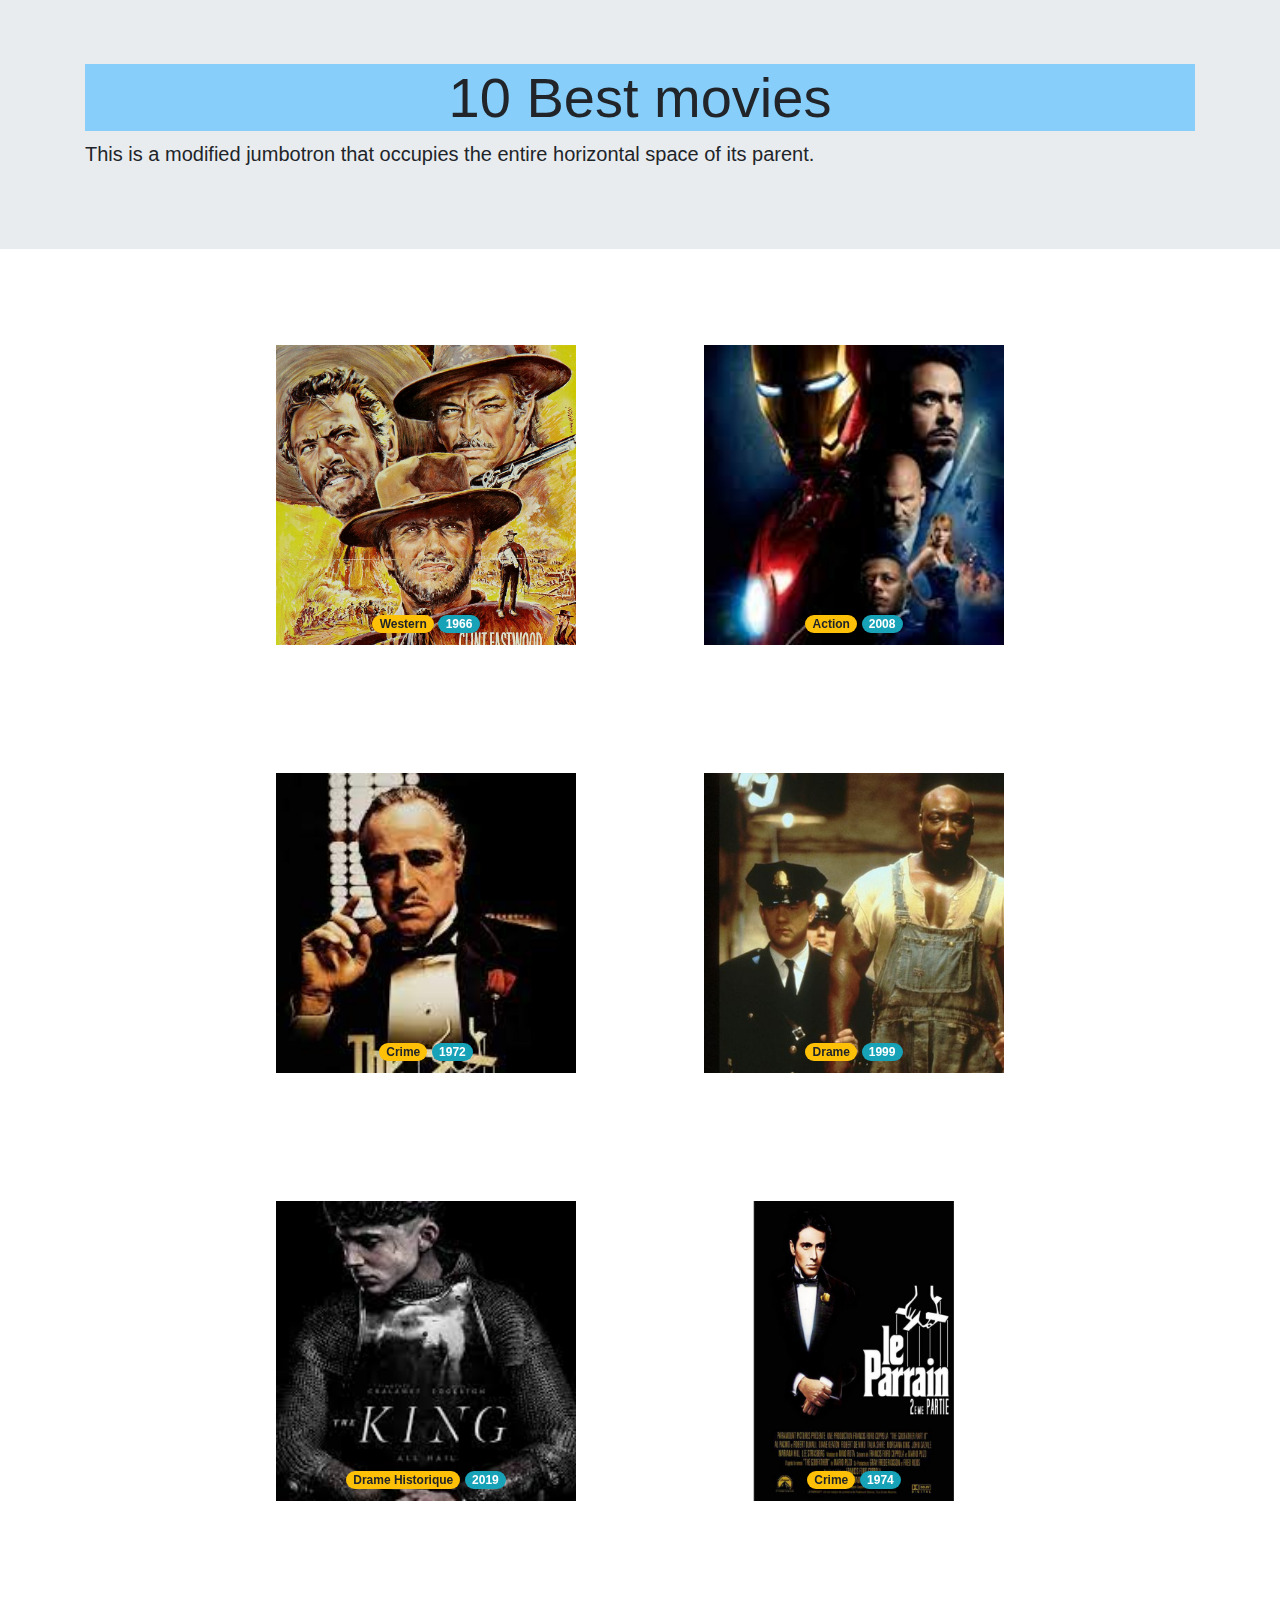
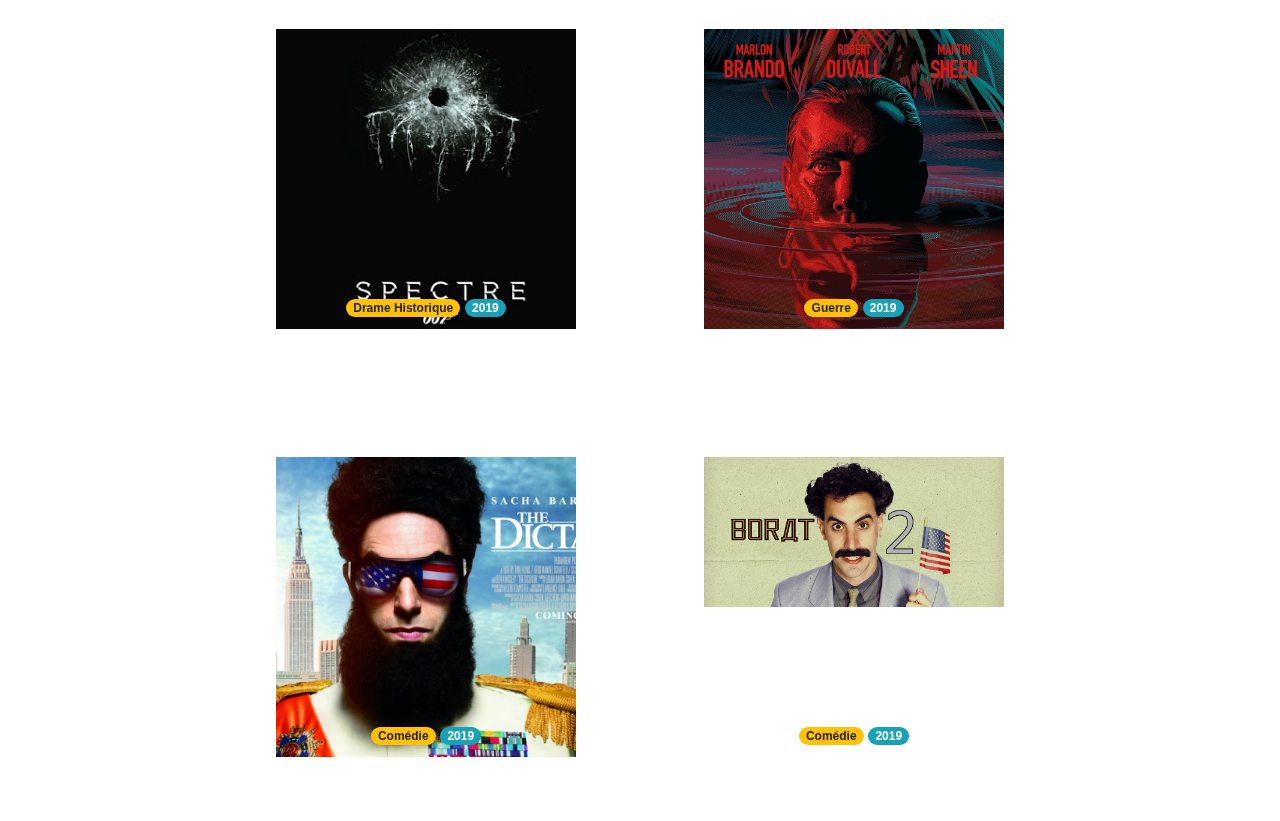
<file: index.html>
<!DOCTYPE html>
<html lang="en">

<head>
    <meta charset="UTF-8">
    <meta name="viewport" content="width=device-width, initial-scale=1.0">
    <link rel="stylesheet" href="https://maxcdn.bootstrapcdn.com/bootstrap/4.0.0/css/bootstrap.min.css"
        integrity="sha384-Gn5384xqQ1aoWXA+058RXPxPg6fy4IWvTNh0E263XmFcJlSAwiGgFAW/dAiS6JXm" crossorigin="anonymous">
    <link rel="stylesheet" href="realStyle.css">
    <title>Document</title>
</head>

<body>
    <header>
        <div class="jumbotron jumbotron-fluid">
            <div class="container">
                <h1 class="display-4">10 Best movies</h1>
                <p class="lead">This is a modified jumbotron that occupies the entire horizontal space of its parent.
                </p>
            </div>
        </div>
    </header>
    <div class="Flex1">
        <div class="flip-card">
            <div class="flip-card-inner">
                <div class="flip-card-front">
                    <div class="bg-image1">
                        <span class="badge badge-pill badge-warning">Western</span>
                        <span class="badge badge-pill badge-info">1966</span>
                    </div>
                </div>
                <div class="flip-card-back">
                    <h1>Le bon, la brute et le truand</h1>
                    <p>Sergio Leone</p>
                    <p>The Good is Blondie, the Bad is Angel Eyes, and the Ugly is Tuco. Against the backdrop of the
                        Civil War, they search for a fortune in gold buried in a graveyard.</p>
                    <iframe src="https://www.youtube.com/embed/WA1hCZFOPqs" frameborder="0"
                        allow="accelerometer; autoplay; clipboard-write; encrypted-media; gyroscope; picture-in-picture"
                        allowfullscreen></iframe>
                </div>
            </div>
        </div>
        <div class="flip-card">
            <div class="flip-card-inner">
                <div class="flip-card-front">
                    <div class="bg-image2">
                        <span class="badge badge-pill badge-warning">Action</span>
                        <span class="badge badge-pill badge-info">2008</span>
                    </div>
                </div>
                <div class="flip-card-back">
                    <h1>Iron Man</h1>
                    <p>Jon Favreu</p>
                    <p>Tony Stark, inventeur de génie, vendeur d'armes et playboy milliardaire, est kidnappé en
                        Aghanistan. Forcé par ses ravisseurs à fabriquer une arme redoutable, il construit en secret une
                        armure high-tech révolutionnaire qu'il utilise pour s'échapper.</p>
                    <iframe src="https://www.youtube.com/embed/WA1hCZFOPqs" frameborder="0"
                        allow="accelerometer; autoplay; clipboard-write; encrypted-media; gyroscope; picture-in-picture"
                        allowfullscreen></iframe>
                </div>
            </div>
        </div>
        <div class="flip-card">
            <div class="flip-card-inner">
                <div class="flip-card-front">
                    <div class="bg-image3">
                        <span class="badge badge-pill badge-warning">Crime</span>
                        <span class="badge badge-pill badge-info">1972</span>
                    </div>
                </div>
                <div class="flip-card-back">
                    <h1>The Godfather</h1>
                    <p>Francis Ford Coppola</p>
                    <p>En 1945, à New York, les Corleone sont une des 5 familles de la mafia. Don Vito
                        Corleone,`parrain' de cette famille, marie sa fille à un bookmaker. Sollozzo, `parrain' de la
                        famille Tattaglia, propose à Don Vito une association dans le trafic de drogue, mais celui-ci
                        refuse.</p>
                    <iframe src="https://www.youtube.com/embed/sY1S34973zA" frameborder="0"
                        allow="accelerometer; autoplay; clipboard-write; encrypted-media; gyroscope; picture-in-picture"
                        allowfullscreen></iframe>
                </div>
            </div>
        </div>
        <div class="flip-card">
            <div class="flip-card-inner">
                <div class="flip-card-front">
                    <div class="bg-image4">
                        <span class="badge badge-pill badge-warning">Drame</span>
                        <span class="badge badge-pill badge-info">1999</span>
                    </div>
                </div>
                <div class="flip-card-back">
                    <h1>The Green Line</h1>
                    <p>Frank Darabont</p>
                    <p>Paul Edgecomb, gardien-chef du pénitencier de Cold Mountain, en 1935, en Louisiane, il était
                        chargé de veiller au bon déroulement des exécutions capitales au bloc E (la ligne verte).</p>
                    <iframe src="https://www.youtube.com/embed/mccs8Ql8m8o" frameborder="0"
                        allow="accelerometer; autoplay; clipboard-write; encrypted-media; gyroscope; picture-in-picture"
                        allowfullscreen></iframe>
                </div>
            </div>
        </div>
        <div class="flip-card">
            <div class="flip-card-inner">
                <div class="flip-card-front">
                    <div class="bg-image5">
                        <span class="badge badge-pill badge-warning">Drame Historique</span>
                        <span class="badge badge-pill badge-info">2019</span>
                    </div>
                </div>
                <div class="flip-card-back">
                    <h1>The King</h1>
                    <p>David Michod</p>
                    <p>Hal est un jeune prince rebelle, qui décide de quitter le royaume afin de vivre auprès du peuple.
                        Il est couronné roi à son tour et le jeune Henri V doit désormais affronter le chaos laissé par
                        son père derrière lui.</p>
                    <iframe src="https://www.youtube.com/embed/svVykTznk9Q" frameborder="0"
                        allow="accelerometer; autoplay; clipboard-write; encrypted-media; gyroscope; picture-in-picture"
                        allowfullscreen></iframe>
                </div>
            </div>
        </div>
        <div class="flip-card">
            <div class="flip-card-inner">
                <div class="flip-card-front">
                    <div class="bg-image6">
                        <span class="badge badge-pill badge-warning">Crime</span>
                        <span class="badge badge-pill badge-info">1974</span>
                    </div>
                </div>
                <div class="flip-card-back">
                    <h1>The Godfather 2</h1>
                    <p>Francis Ford Coppola</p>
                    <p>Depuis la mort de Don Vito Corleone, son fils Michael règne sur la famille. Amené à négocier avec
                        la mafia juive, il perd alors le soutien d'un de ses lieutenants, Frankie Pentageli.</p>
                    <iframe width="560" height="315" src="https://www.youtube.com/embed/9O1Iy9od7-A" frameborder="0"
                        allow="accelerometer; autoplay; clipboard-write; encrypted-media; gyroscope; picture-in-picture"
                        allowfullscreen></iframe>
                </div>
            </div>
        </div>
        <div class="flip-card">
            <div class="flip-card-inner">
                <div class="flip-card-front">
                    <div class="bg-image7">
                        <span class="badge badge-pill badge-warning">Drame Historique</span>
                        <span class="badge badge-pill badge-info">2019</span>
                    </div>
                </div>
                <div class="flip-card-back">
                    <h1>Spectre</h1>
                    <p>Sam Mendes</p>
                    <p>James Bond se retrouve dans une mission très personnelle à Mexico puis à Rome. Pendant ce temps,
                        à Londres, Max Denbigh, le nouveau directeur du Centre pour la Sécurité Nationale, remet en
                        cause l'existence même du MI6, dirigé par M.</p>
                    <iframe src="https://www.youtube.com/embed/MqTZqbisiiw" frameborder="0"
                        allow="accelerometer; autoplay; clipboard-write; encrypted-media; gyroscope; picture-in-picture"
                        allowfullscreen></iframe>
                </div>
            </div>
        </div>
        <div class="flip-card">
            <div class="flip-card-inner">
                <div class="flip-card-front">
                    <div class="bg-image8">
                        <span class="badge badge-pill badge-warning">Guerre</span>
                        <span class="badge badge-pill badge-info">2019</span>
                    </div>
                </div>
                <div class="flip-card-back">
                    <h1>Apocalypse Now</h1>
                    <p>Francis Ford Coppola</p>
                    <p>Pendant la guerre du Vietnam, un agent de l'armée américaine s'aventure au Cambodge à la
                        recherche d'un tyran dangereux, le colonel Kurtz, autrefois un soldat modèle qui s'est converti
                        plus tard à la cause de l'ennemi.</p>
                    <iframe src="https://www.youtube.com/embed/FTjG-Aux_yQ" frameborder="0"
                        allow="accelerometer; autoplay; clipboard-write; encrypted-media; gyroscope; picture-in-picture"
                        allowfullscreen></iframe>
                </div>
            </div>
        </div>
        <div class="flip-card">
            <div class="flip-card-inner">
                <div class="flip-card-front">
                    <div class="bg-image9">
                        <span class="badge badge-pill badge-warning">Comédie</span>
                        <span class="badge badge-pill badge-info">2019</span>
                    </div>
                </div>
                <div class="flip-card-back">
                    <h1>The Dictator</h1>
                    <p>Francis Ford Coppola</p>
                    <p>Pendant la guerre du Vietnam, un agent de l'armée américaine s'aventure au Cambodge à la
                        recherche d'un tyran dangereux, le colonel Kurtz, autrefois un soldat modèle qui s'est converti
                        plus tard à la cause de l'ennemi.</p>
                    <iframe src="https://www.youtube.com/embed/FTjG-Aux_yQ" frameborder="0"
                        allow="accelerometer; autoplay; clipboard-write; encrypted-media; gyroscope; picture-in-picture"
                        allowfullscreen></iframe>
                </div>
            </div>
        </div>
        <div class="flip-card">
            <div class="flip-card-inner">
                <div class="flip-card-front">
                    <div class="bg-image10">
                        <span class="badge badge-pill badge-warning">Comédie</span>
                        <span class="badge badge-pill badge-info">2019</span>
                    </div>
                </div>
                <div class="flip-card-back">
                    <h1>Borat, nouvelle mission filmée</h1>
                    <p>Jason Woliner</p>
                    <p> Borat is given chance now that America is "great again" under the rule of Premier McDonald
                        Trump. The leaders of Kazakhstan have given Borat a chance to redeem himself.</p>
                    <iframe src="https://www.youtube.com/embed/FTjG-Aux_yQ" frameborder="0"
                        allow="accelerometer; autoplay; clipboard-write; encrypted-media; gyroscope; picture-in-picture"
                        allowfullscreen></iframe>
                </div>
            </div>
        </div>

    </div>
</body>

</html>
</file>
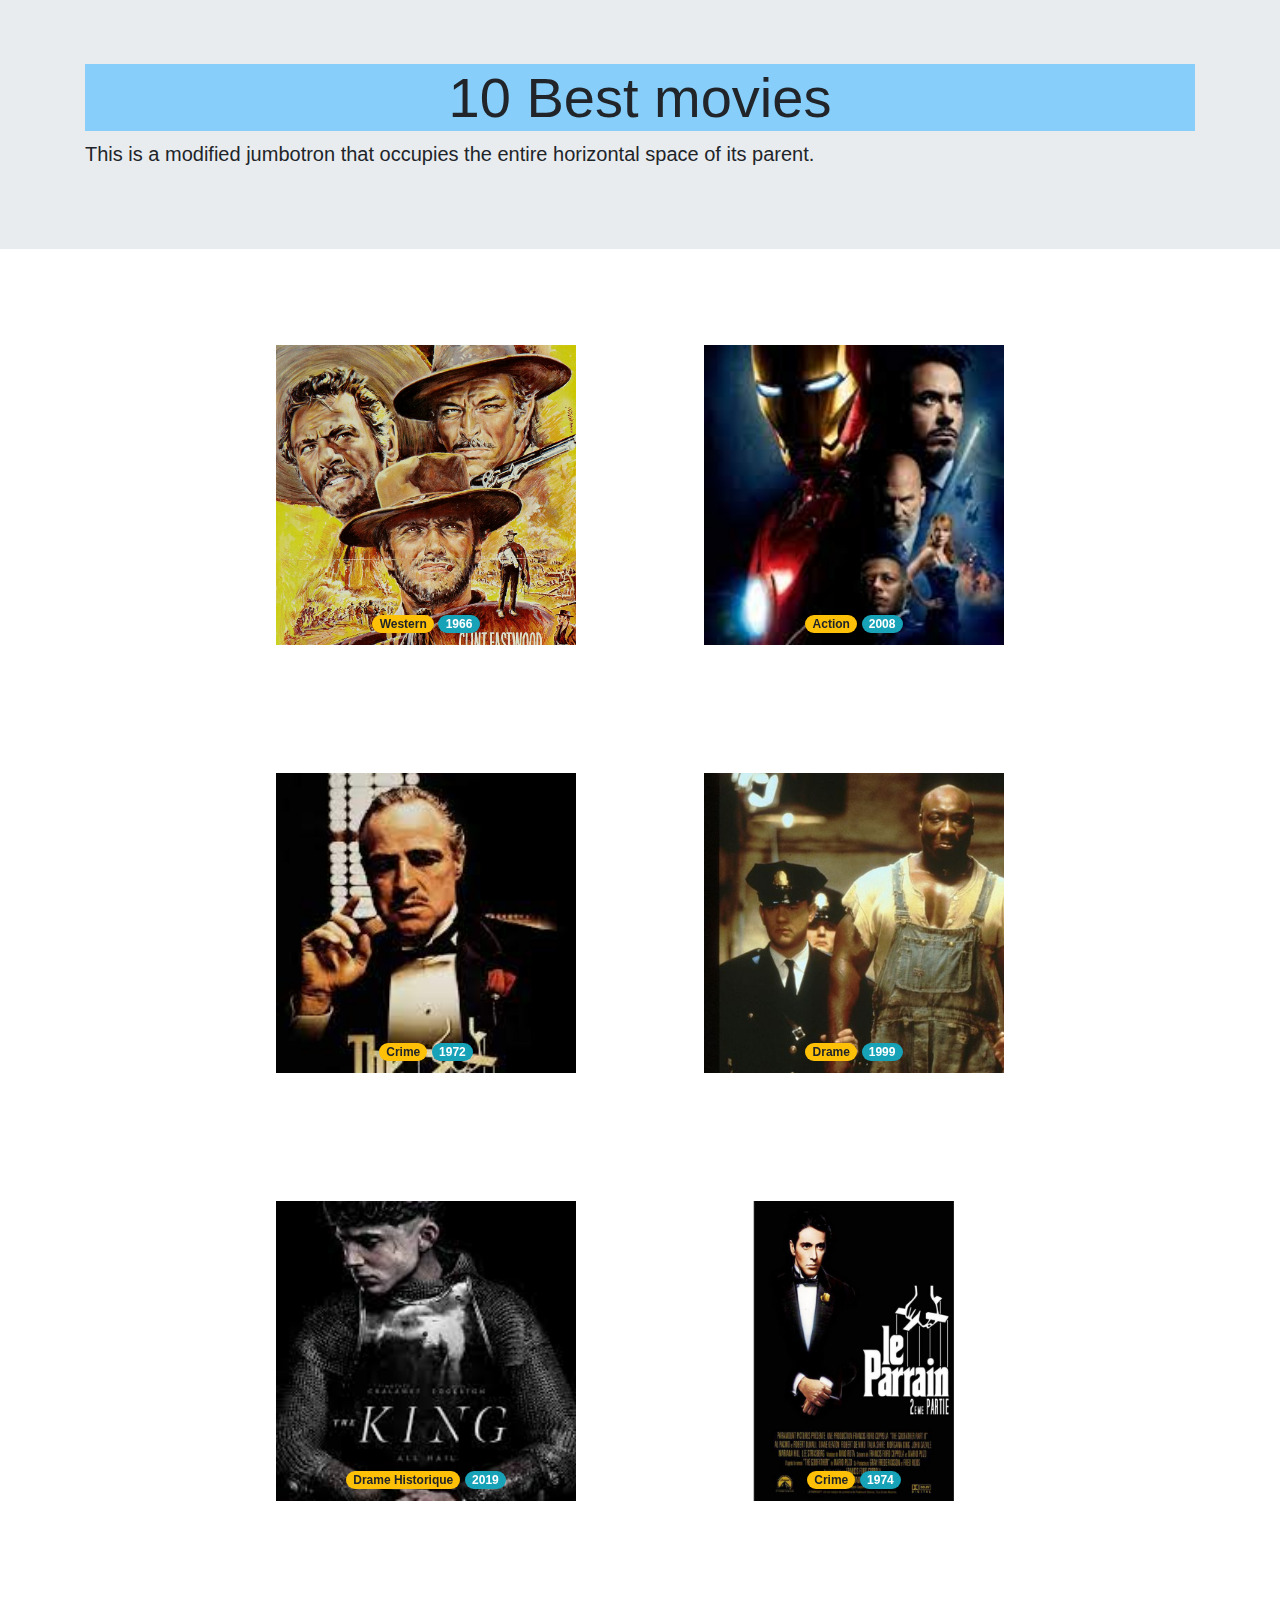
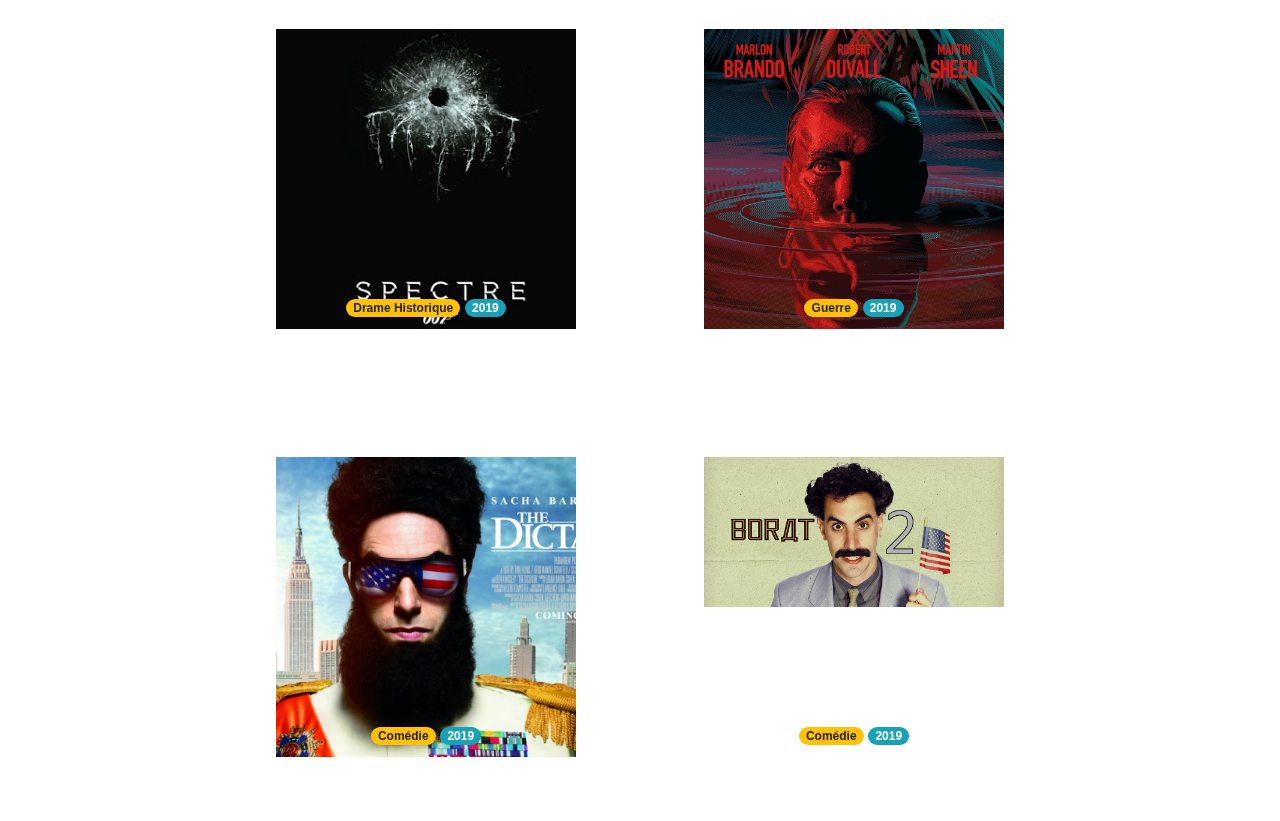
<file: tenMovies.html>
<!DOCTYPE html>
<html lang="en">

<head>
    <meta charset="UTF-8">
    <meta name="viewport" content="width=device-width, initial-scale=1.0">
    <link rel="stylesheet" href="https://maxcdn.bootstrapcdn.com/bootstrap/4.0.0/css/bootstrap.min.css"
        integrity="sha384-Gn5384xqQ1aoWXA+058RXPxPg6fy4IWvTNh0E263XmFcJlSAwiGgFAW/dAiS6JXm" crossorigin="anonymous">
    <link rel="stylesheet" href="realStyle.css">
    <title>Document</title>
</head>

<body>
    <header>
        <div class="jumbotron jumbotron-fluid">
            <div class="container">
                <h1 class="display-4">10 Best movies</h1>
                <p class="lead">This is a modified jumbotron that occupies the entire horizontal space of its parent.
                </p>
            </div>
        </div>
    </header>
    <div class="Flex1">
        <div class="flip-card">
            <div class="flip-card-inner">
                <div class="flip-card-front">
                    <div class="bg-image1">
                        <span class="badge badge-pill badge-warning">Western</span>
                        <span class="badge badge-pill badge-info">1966</span>
                    </div>
                </div>
                <div class="flip-card-back">
                    <h1>Le bon, la brute et le truand</h1>
                    <p>Sergio Leone</p>
                    <p>The Good is Blondie, the Bad is Angel Eyes, and the Ugly is Tuco. Against the backdrop of the
                        Civil War, they search for a fortune in gold buried in a graveyard.</p>
                    <iframe src="https://www.youtube.com/embed/WA1hCZFOPqs" frameborder="0"
                        allow="accelerometer; autoplay; clipboard-write; encrypted-media; gyroscope; picture-in-picture"
                        allowfullscreen></iframe>
                </div>
            </div>
        </div>
        <div class="flip-card">
            <div class="flip-card-inner">
                <div class="flip-card-front">
                    <div class="bg-image2">
                        <span class="badge badge-pill badge-warning">Action</span>
                        <span class="badge badge-pill badge-info">2008</span>
                    </div>
                </div>
                <div class="flip-card-back">
                    <h1>Iron Man</h1>
                    <p>Jon Favreu</p>
                    <p>Tony Stark, inventeur de génie, vendeur d'armes et playboy milliardaire, est kidnappé en
                        Aghanistan. Forcé par ses ravisseurs à fabriquer une arme redoutable, il construit en secret une
                        armure high-tech révolutionnaire qu'il utilise pour s'échapper.</p>
                    <iframe src="https://www.youtube.com/embed/WA1hCZFOPqs" frameborder="0"
                        allow="accelerometer; autoplay; clipboard-write; encrypted-media; gyroscope; picture-in-picture"
                        allowfullscreen></iframe>
                </div>
            </div>
        </div>
        <div class="flip-card">
            <div class="flip-card-inner">
                <div class="flip-card-front">
                    <div class="bg-image3">
                        <span class="badge badge-pill badge-warning">Crime</span>
                        <span class="badge badge-pill badge-info">1972</span>
                    </div>
                </div>
                <div class="flip-card-back">
                    <h1>The Godfather</h1>
                    <p>Francis Ford Coppola</p>
                    <p>En 1945, à New York, les Corleone sont une des 5 familles de la mafia. Don Vito
                        Corleone,`parrain' de cette famille, marie sa fille à un bookmaker. Sollozzo, `parrain' de la
                        famille Tattaglia, propose à Don Vito une association dans le trafic de drogue, mais celui-ci
                        refuse.</p>
                    <iframe src="https://www.youtube.com/embed/sY1S34973zA" frameborder="0"
                        allow="accelerometer; autoplay; clipboard-write; encrypted-media; gyroscope; picture-in-picture"
                        allowfullscreen></iframe>
                </div>
            </div>
        </div>
        <div class="flip-card">
            <div class="flip-card-inner">
                <div class="flip-card-front">
                    <div class="bg-image4">
                        <span class="badge badge-pill badge-warning">Drame</span>
                        <span class="badge badge-pill badge-info">1999</span>
                    </div>
                </div>
                <div class="flip-card-back">
                    <h1>The Green Line</h1>
                    <p>Frank Darabont</p>
                    <p>Paul Edgecomb, gardien-chef du pénitencier de Cold Mountain, en 1935, en Louisiane, il était
                        chargé de veiller au bon déroulement des exécutions capitales au bloc E (la ligne verte).</p>
                    <iframe src="https://www.youtube.com/embed/mccs8Ql8m8o" frameborder="0"
                        allow="accelerometer; autoplay; clipboard-write; encrypted-media; gyroscope; picture-in-picture"
                        allowfullscreen></iframe>
                </div>
            </div>
        </div>
        <div class="flip-card">
            <div class="flip-card-inner">
                <div class="flip-card-front">
                    <div class="bg-image5">
                        <span class="badge badge-pill badge-warning">Drame Historique</span>
                        <span class="badge badge-pill badge-info">2019</span>
                    </div>
                </div>
                <div class="flip-card-back">
                    <h1>The King</h1>
                    <p>David Michod</p>
                    <p>Hal est un jeune prince rebelle, qui décide de quitter le royaume afin de vivre auprès du peuple.
                        Il est couronné roi à son tour et le jeune Henri V doit désormais affronter le chaos laissé par
                        son père derrière lui.</p>
                    <iframe src="https://www.youtube.com/embed/svVykTznk9Q" frameborder="0"
                        allow="accelerometer; autoplay; clipboard-write; encrypted-media; gyroscope; picture-in-picture"
                        allowfullscreen></iframe>
                </div>
            </div>
        </div>
        <div class="flip-card">
            <div class="flip-card-inner">
                <div class="flip-card-front">
                    <div class="bg-image6">
                        <span class="badge badge-pill badge-warning">Crime</span>
                        <span class="badge badge-pill badge-info">1974</span>
                    </div>
                </div>
                <div class="flip-card-back">
                    <h1>The Godfather 2</h1>
                    <p>Francis Ford Coppola</p>
                    <p>Depuis la mort de Don Vito Corleone, son fils Michael règne sur la famille. Amené à négocier avec
                        la mafia juive, il perd alors le soutien d'un de ses lieutenants, Frankie Pentageli.</p>
                    <iframe width="560" height="315" src="https://www.youtube.com/embed/9O1Iy9od7-A" frameborder="0"
                        allow="accelerometer; autoplay; clipboard-write; encrypted-media; gyroscope; picture-in-picture"
                        allowfullscreen></iframe>
                </div>
            </div>
        </div>
        <div class="flip-card">
            <div class="flip-card-inner">
                <div class="flip-card-front">
                    <div class="bg-image7">
                        <span class="badge badge-pill badge-warning">Drame Historique</span>
                        <span class="badge badge-pill badge-info">2019</span>
                    </div>
                </div>
                <div class="flip-card-back">
                    <h1>Spectre</h1>
                    <p>Sam Mendes</p>
                    <p>James Bond se retrouve dans une mission très personnelle à Mexico puis à Rome. Pendant ce temps,
                        à Londres, Max Denbigh, le nouveau directeur du Centre pour la Sécurité Nationale, remet en
                        cause l'existence même du MI6, dirigé par M.</p>
                    <iframe src="https://www.youtube.com/embed/MqTZqbisiiw" frameborder="0"
                        allow="accelerometer; autoplay; clipboard-write; encrypted-media; gyroscope; picture-in-picture"
                        allowfullscreen></iframe>
                </div>
            </div>
        </div>
        <div class="flip-card">
            <div class="flip-card-inner">
                <div class="flip-card-front">
                    <div class="bg-image8">
                        <span class="badge badge-pill badge-warning">Guerre</span>
                        <span class="badge badge-pill badge-info">2019</span>
                    </div>
                </div>
                <div class="flip-card-back">
                    <h1>Apocalypse Now</h1>
                    <p>Francis Ford Coppola</p>
                    <p>Pendant la guerre du Vietnam, un agent de l'armée américaine s'aventure au Cambodge à la
                        recherche d'un tyran dangereux, le colonel Kurtz, autrefois un soldat modèle qui s'est converti
                        plus tard à la cause de l'ennemi.</p>
                    <iframe src="https://www.youtube.com/embed/FTjG-Aux_yQ" frameborder="0"
                        allow="accelerometer; autoplay; clipboard-write; encrypted-media; gyroscope; picture-in-picture"
                        allowfullscreen></iframe>
                </div>
            </div>
        </div>
        <div class="flip-card">
            <div class="flip-card-inner">
                <div class="flip-card-front">
                    <div class="bg-image9">
                        <span class="badge badge-pill badge-warning">Comédie</span>
                        <span class="badge badge-pill badge-info">2019</span>
                    </div>
                </div>
                <div class="flip-card-back">
                    <h1>The Dictator</h1>
                    <p>Francis Ford Coppola</p>
                    <p>Pendant la guerre du Vietnam, un agent de l'armée américaine s'aventure au Cambodge à la
                        recherche d'un tyran dangereux, le colonel Kurtz, autrefois un soldat modèle qui s'est converti
                        plus tard à la cause de l'ennemi.</p>
                    <iframe src="https://www.youtube.com/embed/FTjG-Aux_yQ" frameborder="0"
                        allow="accelerometer; autoplay; clipboard-write; encrypted-media; gyroscope; picture-in-picture"
                        allowfullscreen></iframe>
                </div>
            </div>
        </div>
        <div class="flip-card">
            <div class="flip-card-inner">
                <div class="flip-card-front">
                    <div class="bg-image10">
                        <span class="badge badge-pill badge-warning">Comédie</span>
                        <span class="badge badge-pill badge-info">2019</span>
                    </div>
                </div>
                <div class="flip-card-back">
                    <h1>Borat, nouvelle mission filmée</h1>
                    <p>Jason Woliner</p>
                    <p> Borat is given chance now that America is "great again" under the rule of Premier McDonald
                        Trump. The leaders of Kazakhstan have given Borat a chance to redeem himself.</p>
                    <iframe src="https://www.youtube.com/embed/FTjG-Aux_yQ" frameborder="0"
                        allow="accelerometer; autoplay; clipboard-write; encrypted-media; gyroscope; picture-in-picture"
                        allowfullscreen></iframe>
                </div>
            </div>
        </div>

    </div>
</body>

</html>
</file>
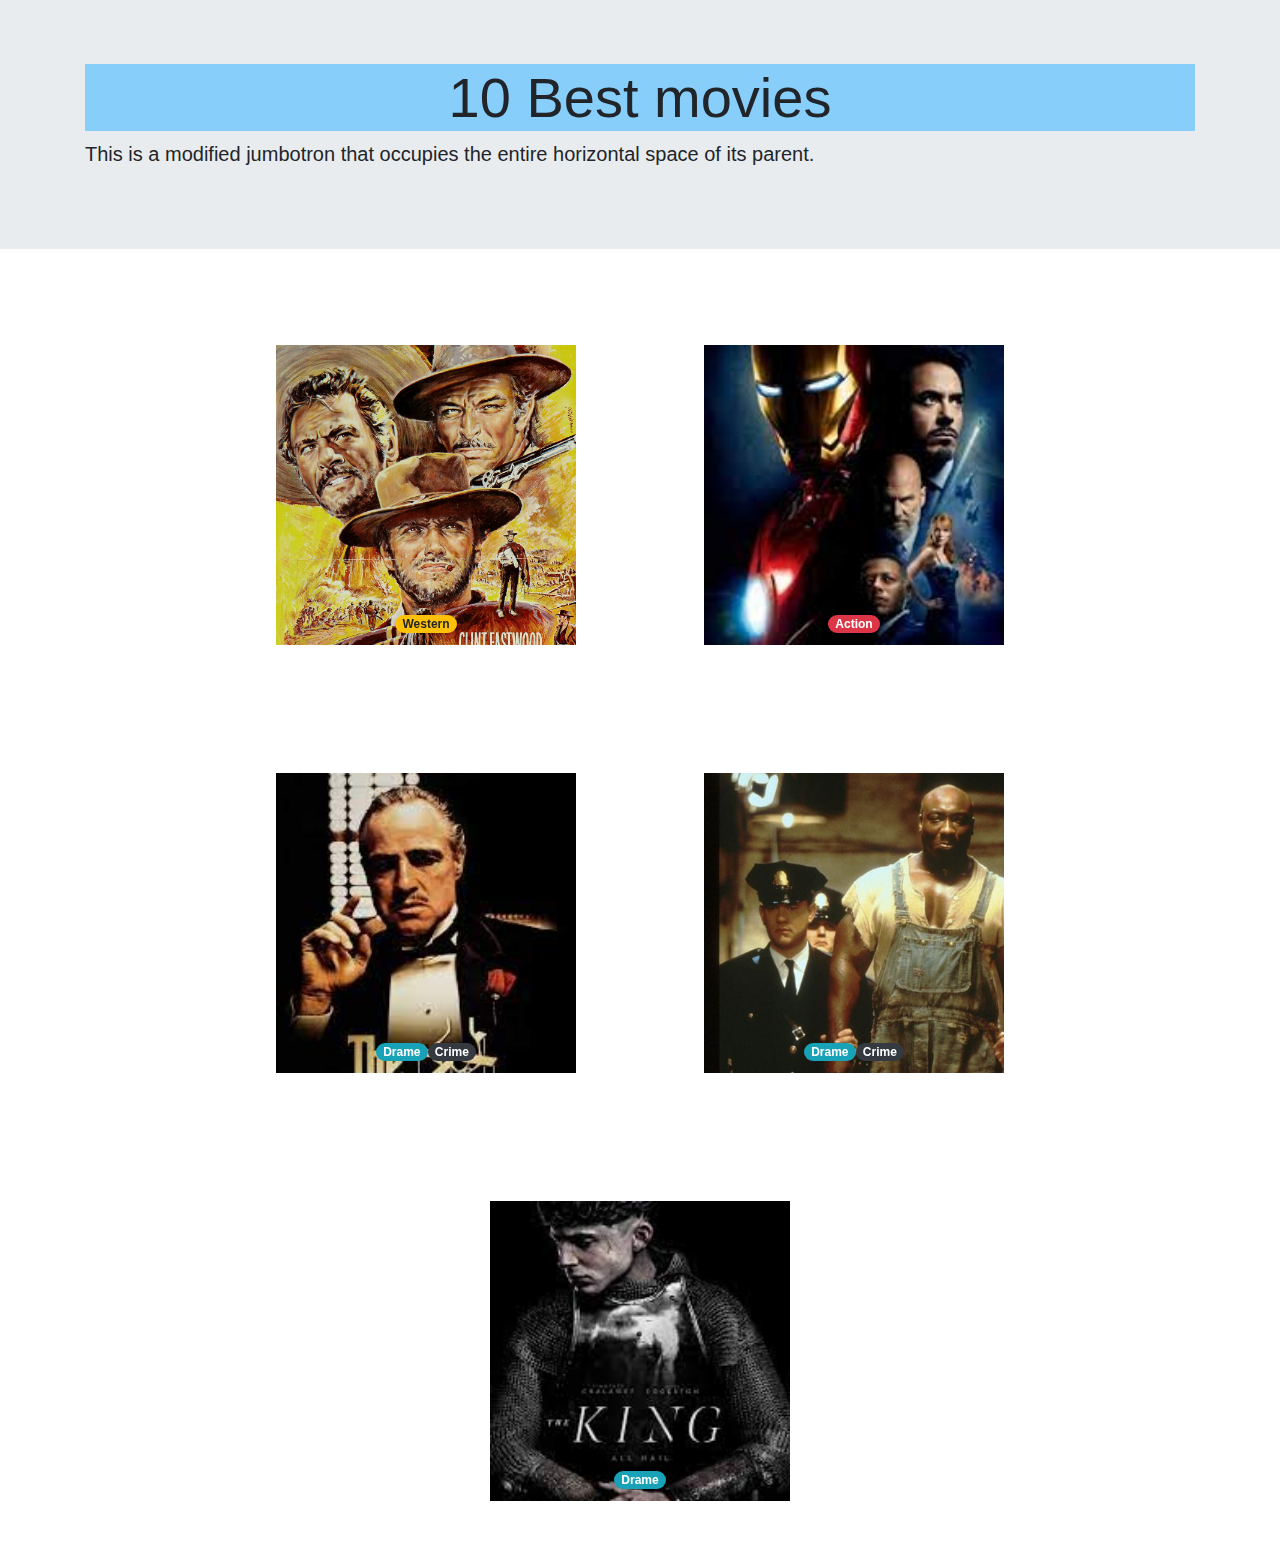
<file: Movies/tenMovies.html>
<!DOCTYPE html>
<html lang="en">

<head>
    <meta charset="UTF-8">
    <meta name="viewport" content="width=device-width, initial-scale=1.0">
    <link rel="stylesheet" href="https://maxcdn.bootstrapcdn.com/bootstrap/4.0.0/css/bootstrap.min.css"
        integrity="sha384-Gn5384xqQ1aoWXA+058RXPxPg6fy4IWvTNh0E263XmFcJlSAwiGgFAW/dAiS6JXm" crossorigin="anonymous">
    <link rel="stylesheet" href="realStyle.css">
    <title>Document</title>
</head>

<body>
    <header>
        <div class="jumbotron jumbotron-fluid">
            <div class="container">
                <h1 class="display-4">10 Best movies</h1>
                <p class="lead">This is a modified jumbotron that occupies the entire horizontal space of its parent.
                </p>
            </div>
        </div>
    </header>
    <div class="Flex1">
        <div class="flip-card">
            <div class="flip-card-inner">
                <div class="flip-card-front">
                    <div class="bg-image1">
                        <span class="badge badge-pill badge-warning">Western</span>
                        <span class="badge badge-pill badge-info">1966</span>
                    </div>
                </div>
                <div class="flip-card-back">
                    <h1>Le bon, la brute et le truand</h1>
                    <p>Sergio Leone</p>
                    <p>The Good is Blondie, the Bad is Angel Eyes, and the Ugly is Tuco. Against the backdrop of the
                        Civil War, they search for a fortune in gold buried in a graveyard.</p>
                    <iframe src="https://www.youtube.com/embed/WA1hCZFOPqs" frameborder="0"
                        allow="accelerometer; autoplay; clipboard-write; encrypted-media; gyroscope; picture-in-picture"
                        allowfullscreen></iframe>
                </div>
            </div>
        </div>
        <div class="flip-card">
            <div class="flip-card-inner">
                <div class="flip-card-front">
                    <div class="bg-image2">
                        <span class="badge badge-pill badge-warning">Action</span>
                        <span class="badge badge-pill badge-info">2008</span>
                    </div>
                </div>
                <div class="flip-card-back">
                    <h1>Iron Man</h1>
                    <p>Jon Favreu</p>
                    <p>Tony Stark, inventeur de génie, vendeur d'armes et playboy milliardaire, est kidnappé en
                        Aghanistan. Forcé par ses ravisseurs à fabriquer une arme redoutable, il construit en secret une
                        armure high-tech révolutionnaire qu'il utilise pour s'échapper.</p>
                    <iframe src="https://www.youtube.com/embed/WA1hCZFOPqs" frameborder="0"
                        allow="accelerometer; autoplay; clipboard-write; encrypted-media; gyroscope; picture-in-picture"
                        allowfullscreen></iframe>
                </div>
            </div>
        </div>
        <div class="flip-card">
            <div class="flip-card-inner">
                <div class="flip-card-front">
                    <div class="bg-image3">
                        <span class="badge badge-pill badge-warning">Crime</span>
                        <span class="badge badge-pill badge-info">1972</span>
                    </div>
                </div>
                <div class="flip-card-back">
                    <h1>The Godfather</h1>
                    <p>Francis Ford Coppola</p>
                    <p>En 1945, à New York, les Corleone sont une des 5 familles de la mafia. Don Vito
                        Corleone,`parrain' de cette famille, marie sa fille à un bookmaker. Sollozzo, `parrain' de la
                        famille Tattaglia, propose à Don Vito une association dans le trafic de drogue, mais celui-ci
                        refuse.</p>
                    <iframe src="https://www.youtube.com/embed/sY1S34973zA" frameborder="0"
                        allow="accelerometer; autoplay; clipboard-write; encrypted-media; gyroscope; picture-in-picture"
                        allowfullscreen></iframe>
                </div>
            </div>
        </div>
        <div class="flip-card">
            <div class="flip-card-inner">
                <div class="flip-card-front">
                    <div class="bg-image4">
                        <span class="badge badge-pill badge-warning">Drame</span>
                        <span class="badge badge-pill badge-info">1999</span>
                    </div>
                </div>
                <div class="flip-card-back">
                    <h1>The Green Line</h1>
                    <p>Frank Darabont</p>
                    <p>Paul Edgecomb, gardien-chef du pénitencier de Cold Mountain, en 1935, en Louisiane, il était
                        chargé de veiller au bon déroulement des exécutions capitales au bloc E (la ligne verte).</p>
                    <iframe src="https://www.youtube.com/embed/mccs8Ql8m8o" frameborder="0"
                        allow="accelerometer; autoplay; clipboard-write; encrypted-media; gyroscope; picture-in-picture"
                        allowfullscreen></iframe>
                </div>
            </div>
        </div>
        <div class="flip-card">
            <div class="flip-card-inner">
                <div class="flip-card-front">
                    <div class="bg-image5">
                        <span class="badge badge-pill badge-warning">Drame Historique</span>
                        <span class="badge badge-pill badge-info">2019</span>
                    </div>
                </div>
                <div class="flip-card-back">
                    <h1>The King</h1>
                    <p>David Michod</p>
                    <p>Hal est un jeune prince rebelle, qui décide de quitter le royaume afin de vivre auprès du peuple.
                        Il est couronné roi à son tour et le jeune Henri V doit désormais affronter le chaos laissé par
                        son père derrière lui.</p>
                    <iframe src="https://www.youtube.com/embed/svVykTznk9Q" frameborder="0"
                        allow="accelerometer; autoplay; clipboard-write; encrypted-media; gyroscope; picture-in-picture"
                        allowfullscreen></iframe>
                </div>
            </div>
        </div>
        <div class="flip-card">
            <div class="flip-card-inner">
                <div class="flip-card-front">
                    <div class="bg-image6">
                        <span class="badge badge-pill badge-warning">Crime</span>
                        <span class="badge badge-pill badge-info">1974</span>
                    </div>
                </div>
                <div class="flip-card-back">
                    <h1>The Godfather 2</h1>
                    <p>Francis Ford Coppola</p>
                    <p>Depuis la mort de Don Vito Corleone, son fils Michael règne sur la famille. Amené à négocier avec
                        la mafia juive, il perd alors le soutien d'un de ses lieutenants, Frankie Pentageli.</p>
                    <iframe width="560" height="315" src="https://www.youtube.com/embed/9O1Iy9od7-A" frameborder="0"
                        allow="accelerometer; autoplay; clipboard-write; encrypted-media; gyroscope; picture-in-picture"
                        allowfullscreen></iframe>
                </div>
            </div>
        </div>
        <div class="flip-card">
            <div class="flip-card-inner">
                <div class="flip-card-front">
                    <div class="bg-image7">
                        <span class="badge badge-pill badge-warning">Drame Historique</span>
                        <span class="badge badge-pill badge-info">2019</span>
                    </div>
                </div>
                <div class="flip-card-back">
                    <h1>Spectre</h1>
                    <p>Sam Mendes</p>
                    <p>James Bond se retrouve dans une mission très personnelle à Mexico puis à Rome. Pendant ce temps,
                        à Londres, Max Denbigh, le nouveau directeur du Centre pour la Sécurité Nationale, remet en
                        cause l'existence même du MI6, dirigé par M.</p>
                    <iframe src="https://www.youtube.com/embed/MqTZqbisiiw" frameborder="0"
                        allow="accelerometer; autoplay; clipboard-write; encrypted-media; gyroscope; picture-in-picture"
                        allowfullscreen></iframe>
                </div>
            </div>
        </div>
        <div class="flip-card">
            <div class="flip-card-inner">
                <div class="flip-card-front">
                    <div class="bg-image8">
                        <span class="badge badge-pill badge-warning">Guerre</span>
                        <span class="badge badge-pill badge-info">2019</span>
                    </div>
                </div>
                <div class="flip-card-back">
                    <h1>Apocalypse Now</h1>
                    <p>Francis Ford Coppola</p>
                    <p>Pendant la guerre du Vietnam, un agent de l'armée américaine s'aventure au Cambodge à la
                        recherche d'un tyran dangereux, le colonel Kurtz, autrefois un soldat modèle qui s'est converti
                        plus tard à la cause de l'ennemi.</p>
                    <iframe src="https://www.youtube.com/embed/FTjG-Aux_yQ" frameborder="0"
                        allow="accelerometer; autoplay; clipboard-write; encrypted-media; gyroscope; picture-in-picture"
                        allowfullscreen></iframe>
                </div>
            </div>
        </div>
        <div class="flip-card">
            <div class="flip-card-inner">
                <div class="flip-card-front">
                    <div class="bg-image9">
                        <span class="badge badge-pill badge-warning">Comédie</span>
                        <span class="badge badge-pill badge-info">2019</span>
                    </div>
                </div>
                <div class="flip-card-back">
                    <h1>The Dictator</h1>
                    <p>Francis Ford Coppola</p>
                    <p>Pendant la guerre du Vietnam, un agent de l'armée américaine s'aventure au Cambodge à la
                        recherche d'un tyran dangereux, le colonel Kurtz, autrefois un soldat modèle qui s'est converti
                        plus tard à la cause de l'ennemi.</p>
                    <iframe src="https://www.youtube.com/embed/FTjG-Aux_yQ" frameborder="0"
                        allow="accelerometer; autoplay; clipboard-write; encrypted-media; gyroscope; picture-in-picture"
                        allowfullscreen></iframe>
                </div>
            </div>
        </div>
        <div class="flip-card">
            <div class="flip-card-inner">
                <div class="flip-card-front">
                    <div class="bg-image10">
                        <span class="badge badge-pill badge-warning">Comédie</span>
                        <span class="badge badge-pill badge-info">2019</span>
                    </div>
                </div>
                <div class="flip-card-back">
                    <h1>Borat, nouvelle mission filmée</h1>
                    <p>Jason Woliner</p>
                    <p> Borat is given chance now that America is "great again" under the rule of Premier McDonald
                        Trump. The leaders of Kazakhstan have given Borat a chance to redeem himself.</p>
                    <iframe src="https://www.youtube.com/embed/FTjG-Aux_yQ" frameborder="0"
                        allow="accelerometer; autoplay; clipboard-write; encrypted-media; gyroscope; picture-in-picture"
                        allowfullscreen></iframe>
                </div>
            </div>
        </div>
    </div>
    <script src="collection.js"></script>
</body>

</html>
</file>
<file: realStyle.css>
html {
    display: flex;
    flex-wrap: wrap;
}
header .display-4{
    background-color: lightskyblue;
    display: flex;
    flex-direction: row;
    width: 100%;
    justify-content: center;
}
header .container .lead{
    width: 100%;
}

.Flex1 {
    display: flex;
    flex-wrap: wrap;
    justify-content: center;
}
.badge {
    margin-top: 90%;
}

/* The flip card container - set the width and height to whatever you want. We have added the border property to demonstrate that the flip itself goes out of the box on hover (remove perspective if you don't want the 3D effect */
.flip-card {
    display: flex;
    width: 300px;
    height: 300px;
    /*border: 1px solid #f1f1f1;*/
    margin: 5%;
    justify-content: center;
    perspective: 1000px; /* Remove this if you don't want the 3D effect */
  }
  /* This container is needed to position the front and back side */
  .flip-card-inner {
    position: relative;
    width: 100%;
    height: 100%;
    text-align: center;
    transition: transform 0.8s;
    transform-style: preserve-3d;
  }
  
  /* Do an horizontal flip when you move the mouse over the flip box container */
  .flip-card:hover .flip-card-inner {
    transform: rotateY(180deg);
  }
  
  /* Position the front and back side */
  .flip-card-front, .flip-card-back {
    position: absolute;
    width: 100%;
    height: 100%;
    -webkit-backface-visibility: hidden; /* Safari */
    backface-visibility: hidden;
  }
  
  /* Style the front side (fallback if image is missing) */
  .flip-card-front {
    color: white;
  }
  /* Style the back side */
  .flip-card-back {
    background-color: darkmagenta;
    color: white;
    transform: rotateY(180deg);
}
.bg-image1 {
    background-image: url(./117.jpg);
    background-repeat: no-repeat;
    background-size: cover;
    height: 100%;
}
.bg-image2 {
    background-image: url(./ironman.jpg);
    background-repeat: no-repeat;
    background-size: cover;
    height: 100%;
}
.bg-image3 {
    background-image: url(./the-godfather.jpg);
    background-repeat: no-repeat;
    background-size: cover;
    height: 100%;
}

.bg-image4 {
    background-image: url(./GreenLine.jpg);
    background-repeat: no-repeat;
    background-size: cover;
    height: 100%;
}

.bg-image5 {
    background-image: url(./theking.jpg);
    background-repeat: no-repeat;
    background-size: cover;
    height: 100%;
}

.bg-image6 {
    background-image: url(./le-parrain-ii-de-francis-ford-coppola-dvd-zone-2.jpg);
    background-repeat: no-repeat;
    background-size: 100%; 
    height: 100%;
}

.bg-image7 {
    background-image: url(./Spectre.jpg);
    background-repeat: no-repeat;
    background-size: cover;
    height: 100%;
}

.bg-image8 {
    background-image: url(./b64f2df9212eadbd2d9db770fd4799bb.jpg);
    background-repeat: no-repeat;
    background-size: cover;
    height: 100%;
}

.bg-image9 {
    background-image: url(./dictator.jpg);
    background-repeat: no-repeat;
    background-size: cover;
    height: 100%;
}
.bg-image10 {
    background-image: url(./borat-two.jpg);
    background-repeat: no-repeat;
    background-size: 100%;
    height: 100%;
}
iframe {
    width: 50%;
    height: 25%;
}
</file>
<file: Movies/realStyle.css>
html {
    display: flex;
    flex-wrap: wrap;
}
header .display-4{
    background-color: lightskyblue;
    display: flex;
    flex-direction: row;
    width: 100%;
    justify-content: center;
}
header .container .lead{
    width: 100%;
}

.Flex1 {
    display: flex;
    flex-wrap: wrap;
    justify-content: center;
}
.badge {
    margin-top: 90%;
}

/* The flip card container - set the width and height to whatever you want. We have added the border property to demonstrate that the flip itself goes out of the box on hover (remove perspective if you don't want the 3D effect */
.flip-card {
    display: flex;
    width: 300px;
    height: 300px;
    /*border: 1px solid #f1f1f1;*/
    margin: 5%;
    justify-content: center;
    perspective: 1000px; /* Remove this if you don't want the 3D effect */
  }
  /* This container is needed to position the front and back side */
  .flip-card-inner {
    position: relative;
    width: 100%;
    height: 100%;
    text-align: center;
    transition: transform 0.8s;
    transform-style: preserve-3d;
  }
  
  /* Do an horizontal flip when you move the mouse over the flip box container */
  .flip-card:hover .flip-card-inner {
    transform: rotateY(180deg);
  }
  
  /* Position the front and back side */
  .flip-card-front, .flip-card-back {
    position: absolute;
    width: 100%;
    height: 100%;
    -webkit-backface-visibility: hidden; /* Safari */
    backface-visibility: hidden;
  }
  
  /* Style the front side (fallback if image is missing) */
  .flip-card-front {
    color: white;
  }
  /* Style the back side */
  .flip-card-back {
    background-color: darkmagenta;
    color: white;
    transform: rotateY(180deg);
}
.bg-image1 {
    background-image: url(./117.jpg);
    background-repeat: no-repeat;
    background-size: cover;
    height: 100%;
}
.bg-image2 {
    background-image: url(./ironman.jpg);
    background-repeat: no-repeat;
    background-size: cover;
    height: 100%;
}
.bg-image3 {
    background-image: url(./the-godfather.jpg);
    background-repeat: no-repeat;
    background-size: cover;
    height: 100%;
}

.bg-image4 {
    background-image: url(./GreenLine.jpg);
    background-repeat: no-repeat;
    background-size: cover;
    height: 100%;
}

.bg-image5 {
    background-image: url(./theking.jpg);
    background-repeat: no-repeat;
    background-size: cover;
    height: 100%;
}

.bg-image6 {
    background-image: url(./le-parrain-ii-de-francis-ford-coppola-dvd-zone-2.jpg);
    background-repeat: no-repeat;
    background-size: 100%; 
    height: 100%;
}

.bg-image7 {
    background-image: url(./Spectre.jpg);
    background-repeat: no-repeat;
    background-size: cover;
    height: 100%;
}

.bg-image8 {
    background-image: url(./b64f2df9212eadbd2d9db770fd4799bb.jpg);
    background-repeat: no-repeat;
    background-size: cover;
    height: 100%;
}

.bg-image9 {
    background-image: url(./dictator.jpg);
    background-repeat: no-repeat;
    background-size: cover;
    height: 100%;
}
.bg-image10 {
    background-image: url(./borat-two.jpg);
    background-repeat: no-repeat;
    background-size: 100%;
    height: 100%;
}
iframe {
    width: 50%;
    height: 25%;
}
</file>
